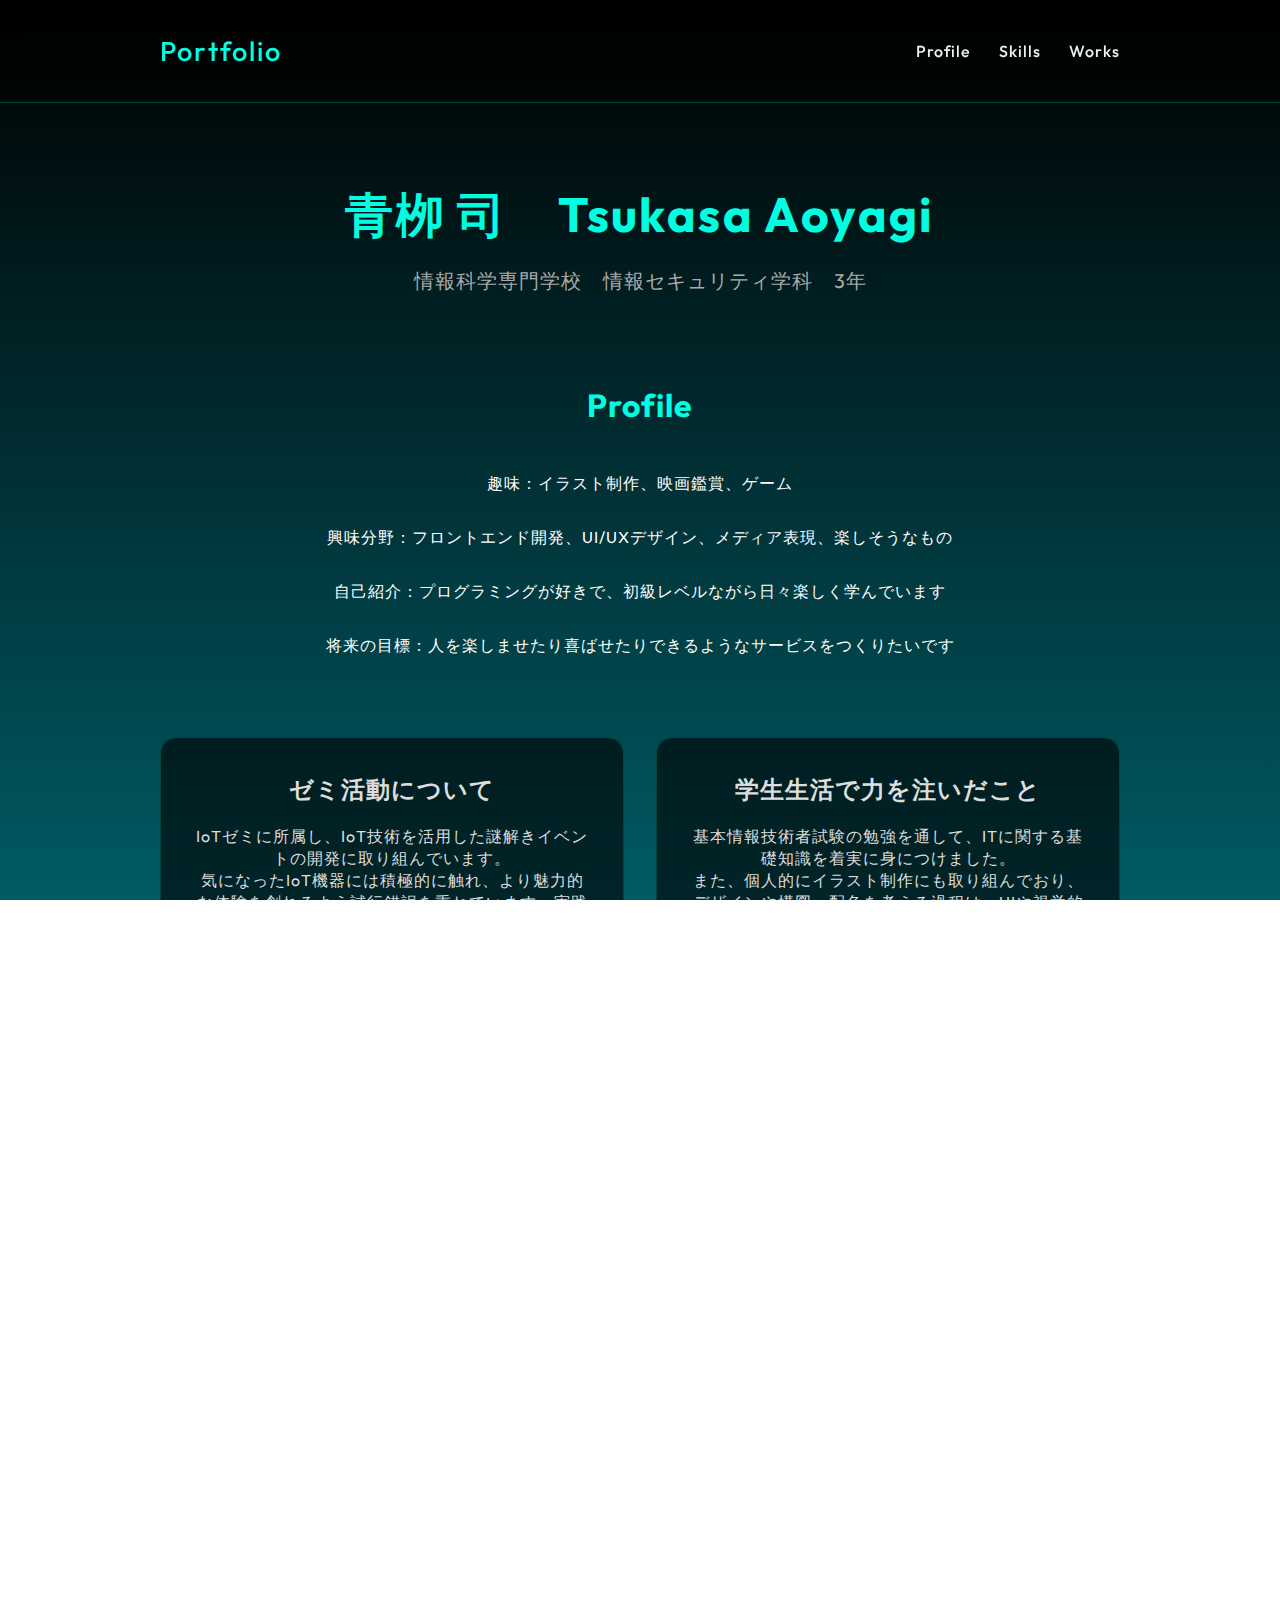
<file: index.html>
<!DOCTYPE html>
<html lang="ja">

<head>
    <meta charset="UTF-8">

    <!-- Bootstrap CSS 便利らしいけど使い方わからんから後回しやで！！
    <link rel="stylesheet" href="https://stackpath.bootstrapcdn.com/bootstrap/4.1.3/css/bootstrap.min.css" integrity="sha384-MCw98/SFnGE8fJT3GXwEOngsV7Zt27NXFoaoApmYm81iuXoPkFOJwJ8ERdknLPMO" crossorigin="anonymous">
    -->
    <title>AOYAGI | Portfolio</title>
    <link rel="stylesheet" href="style.css">
    <script>
        function openVideo(url) {
        document.getElementById('videoFrame').src = url;
        document.getElementById('videoModal').style.display = 'flex';
        }
        function closeVideo() {
        document.getElementById('videoFrame').src = '';
        document.getElementById('videoModal').style.display = 'none';
        }
    </script>
</head>
<body>
    <header class="header">
        <div class="header-div">
        <h1><a href="#top">Portfolio</a></h1>
        <nav class="header-nav">
                <a href="#profile">Profile</a>
                <a href="#skills">Skills</a>
                <a href="#works">Works</a>
        </nav>
        </div>
    </header>
    <main class="container">
        <section id="top" class="name">
            <h1>青栁 司　Tsukasa Aoyagi</h1>
            <p>情報科学専門学校　情報セキュリティ学科　3年</p>
        </section>  
        <section class="profile" id="profile">
            <h2>Profile</h2>
            <p>趣味：イラスト制作、映画鑑賞、ゲーム</p>
            <p>興味分野：フロントエンド開発、UI/UXデザイン、メディア表現、楽しそうなもの</p>
            <p>自己紹介：プログラミングが好きで、初級レベルながら日々楽しく学んでいます</p>
            <p>将来の目標：人を楽しませたり喜ばせたりできるようなサービスをつくりたいです</p>
        </section>
        <section class="cards">
            <div class="card">
                <h2>ゼミ活動について</h2>
                <p>IoTゼミに所属し、IoT技術を活用した謎解きイベントの開発に取り組んでいます。<br>気になったIoT機器には積極的に触れ、より魅力的な体験を創れるよう試行錯誤を重ねています。実践的な技術の習得に加え、課題に対する柔軟な発想や問題解決力の向上を目指して取り組んでいます。</p>
            </div>
            <div class="card">
                <h2>学⽣⽣活で⼒を注いだこと</h2>
                <p>基本情報技術者試験の勉強を通して、ITに関する基礎知識を着実に身につけました。<br>また、個人的にイラスト制作にも取り組んでおり、デザインや構図、配色を考える過程は、UIや視覚的な表現に対する感覚の向上にもつながっていると感じています。</p>
            </div>
        </section>
        <section class="skills" id="skills">
            <h2>Skills</h2>
            <div class="skills-grid">

                <div>
                    <h3>プログラミング</h3>
                    <p>PythonはAtCoderの教材を通じて学習しました。全体的にどの言語もまだ習得途中で、基本的な文法や使い方を理解している初級レベルです。</p>
                    <table class="skills-table">
                        <thead>
                            <tr><th>TYPE</th><th>年数</th><th>概要</th></tr>
                        </thead>
                        <tbody>
                            <tr><td>Python</td><td>1年</td><td>AtCoderやIoT開発で活用中</td></tr>
                            <tr><td>Java</td><td>1年</td><td>基本的な文法や構文を習得済み</td></tr>
                            <tr><td>Kotlin</td><td>1年</td><td>授業での学習経験あり</td></tr>

                        </tbody>
                    </table>
                </div>

                <div>
                    <h3>Web技術</h3>
                    <p>HTML、CSS、JavaScriptを使ったフロントエンド開発に取り組んでおり、現在はReactに挑戦しています。DBも苦手ながら少し触れています。</p>
                    <table class="skills-table">
                        <thead>
                            <tr><th>TYPE</th><th>年数</th><th>概要</th></tr>
                        </thead>
                        <tbody>
                            <tr><td>HTML/CSS</td><td>4年</td><td>基本的なWebページの作成が可能</td></tr>
                            <tr><td>JavaScript</td><td>3年</td><td>簡単な動的処理に対応</td></tr>
                            <tr><td>React</td><td>1年</td><td>基礎の部分を学習中</td></tr>
                        </tbody>
                    </table>
                </div>


        </section>
        <section class="certification-section">
            <h3>資格</h3>
            <p>ITの基礎知識を体系的に身につけるため、基本情報技術者試験の学習に取り組みました。</p>
            <div class="certification-badge">2023年　基本情報技術者試験　合格</div>
        </section>

        <section class="works" id="works">
            <h2>Works</h2>

            <div class="project-item">
                <img src="img/pr-portfolio.png" alt="Project Thumbnail" class="project-thumb">
                <div class="project-info">
                <h3 class="project-title">My Portfolio (2025)</h3>
                <p class="project-tech">使用技術：HTML / CSS / JavaScript</p>
                <p class="project-desc">インターン応募のために作ったポートフォリオページです。見やすさを意識してデザインしました。</p>
                <a href="https://aoyagi1025.github.io/portfolio/" class="project-btn" target="_blank">ページを開く</a>
                </div>
            </div>
            <div class="project-item">
                <img src="img/pr-janken.png" alt="Project Thumbnail" class="project-thumb">
                <div class="project-info">
                <h3 class="project-title">JANKEN (2025)</h3>
                <p class="project-tech">使用技術：HTML / CSS / JavaScript</p>
                <p class="project-desc">勝率0%のじゃんけんを楽しめます。JSのスキルアップの為に作成しました。</p>
                <a href="https://aoyagi1025.github.io/portfolio/Works/2025_JANKEN/" class="project-btn" target="_blank">ページを開く</a>
                </div>
            </div>
            <div class="project-item">
                <img src="img/pr-re.png" alt="Project Thumbnail" class="project-thumb">
                <div class="project-info">
                <h3 class="project-title">シンプルリバーシ (2025)</h3>
                <p class="project-tech">使用技術：Python</p>
                <p class="project-desc">Pythonを習得するために製作したシンプルなリバーシゲームです。裏返せる駒の判定やゲームの進行を実装しました。</p>
                </div>
            </div>
            <div class="project-item">
                <img src="img/pr-train.png" alt="Project Thumbnail" class="project-thumb">
                <div class="project-info">
                <h3 class="project-title">電車乗り過ごし防止アプリ (2024)</h3>
                <p class="project-tech">使用技術：React / HTML / CSS / JavaScript</p>
                <p class="project-desc">学校課題。Reactを触れる為に製作。現在地から駅までの距離を自動で計算して知らせるアプリです。GPSの情報だけで近づいたら音が鳴る仕組みを作りました。</p>
                </div>
            </div>
            <div class="project-item">
                <img src="img/pr-hana.png" alt="Project Thumbnail" class="project-thumb">
                <div class="project-info">
                <h3 class="project-title">花摘革命 (2024)</h3>
                <p class="project-tech">使用技術：HTML / CSS / JavaScript / PHP / Obniz</p>
                <p class="project-desc">学校課題。学内のトイレ争奪戦を解消する革命システムです。センサーでドアの開け閉めを読み取り、開閉状況をスマホで確認できます。</p>
                <button class="project-video-btn" onclick="openVideo('https://www.youtube.com/embed/3g_N_9DJGkQ')">動画を見る</button>
                </div>
            </div>
            <div class="project-item">
                <img src="img/pr-takaoka.png" alt="Project Thumbnail" class="project-thumb">
                <div class="project-info">
                <h3 class="project-title">高岡市周辺紹介ページ (2023)</h3>
                <p class="project-tech">HTML / CSS / JavaScript（Slick）</p>
                <p class="project-desc">学校課題。Slickを使ったWebページです。見やすいレイアウトを意識して制作しました。</p>
                <a href="https://aoyagi1025.github.io/portfolio/Works/2023_TAKAOKA/TopPage.html" class="project-btn" target="_blank">ページを開く</a>
                </div>
            </div>
            <div class="project-item">
                <img src="img/pr-num.png" alt="Project Thumbnail" class="project-thumb">
                <div class="project-info">
                <h3 class="project-title">超スライドパズル (2023)</h3>
                <p class="project-tech">HTML / CSS / JavaScript</p>
                <p class="project-desc">学校課題。リセット機能完備の大きいスライドパズルです。完成させるとお祝いしてくれます。</p>
                <a href="https://aoyagi1025.github.io/portfolio/Works/2023_SLIDE/" class="project-btn" target="_blank">ページを開く</a>
                </div>
            </div>
        </section>

        <section class="footer">
            <p>&copy; Tsukasa Aoyagi</p>
        </section>
    </main>
    <div id="videoModal" class="video-modal" style="display:none;">
        <button class="video-modal-close" onclick="closeVideo()">×</button>
        <iframe id="videoFrame" src="" allowfullscreen></iframe>
    </div>
</body>
</html>
</file>
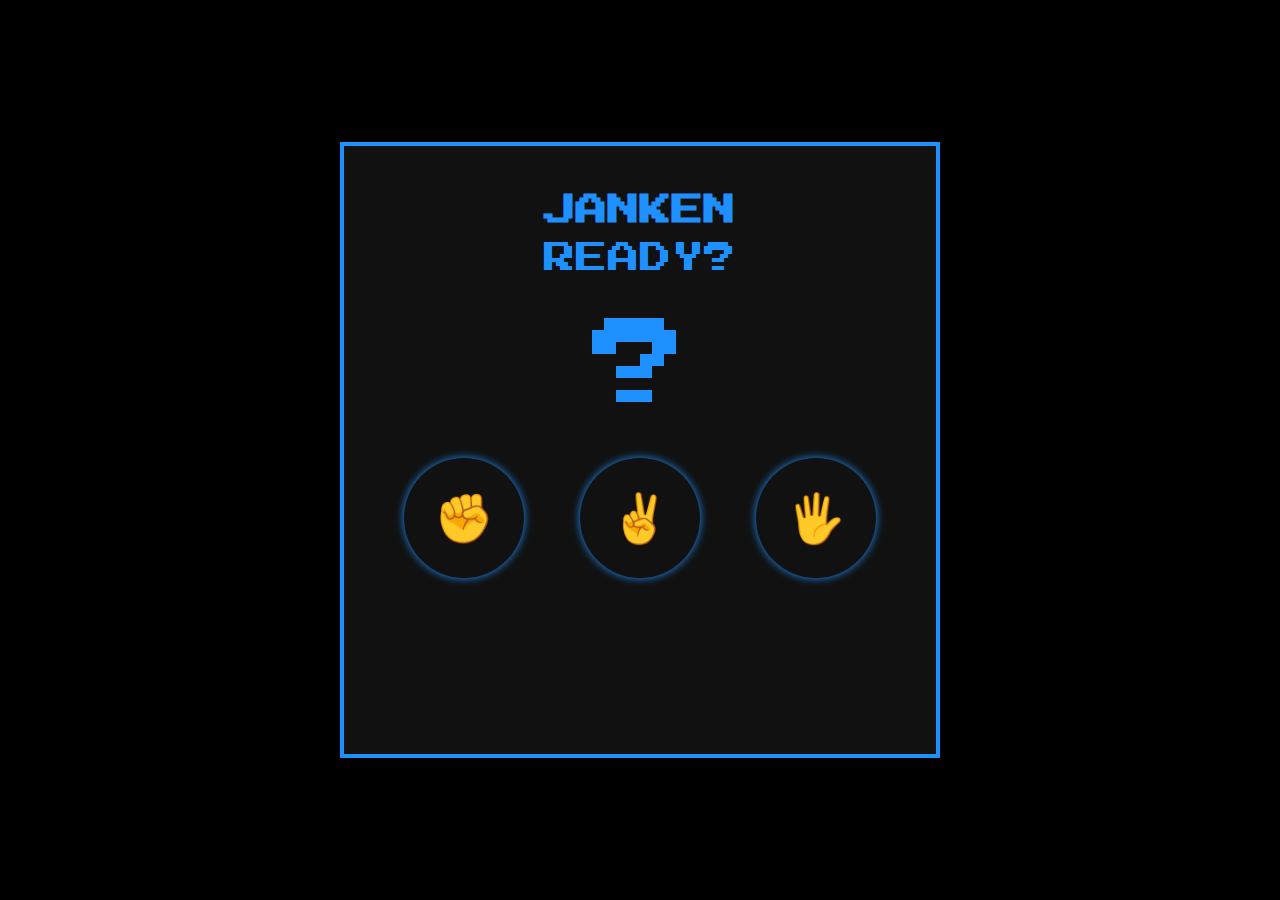
<file: 2025_JANKEN/index.html>
<!DOCTYPE html>
<html lang="en">
<head>
  <meta charset="UTF-8">
  <meta name="viewport" content="width=device-width, initial-scale=1.0">
  <title>JANKEN (2025) | Portfolio</title>
  <link href="https://fonts.googleapis.com/css2?family=Press+Start+2P&display=swap" rel="stylesheet">
  <link rel="stylesheet" href="style.css">
</head>
<body>
  <div class="card">
    <h1>JANKEN</h1>
    <div class="countdown" id="countdown">READY?</div>
    <div class="cpu-display">
      <span id="cpu-hand">?</span>
    </div>
    <div class="choices">
      <button data-hand="Rock">✊</button>
      <button data-hand="Scissors">✌️</button>
      <button data-hand="Paper">🖐</button>
    </div>
    <div class="result">
      <div id="line-you"></div>
      <div id="line-vs"></div>
      <div id="line-cpu"></div>
      <div id="line-winner"></div>
    </div>
  </div>
  <script src="script.js"></script>
</body>
</html>
</file>
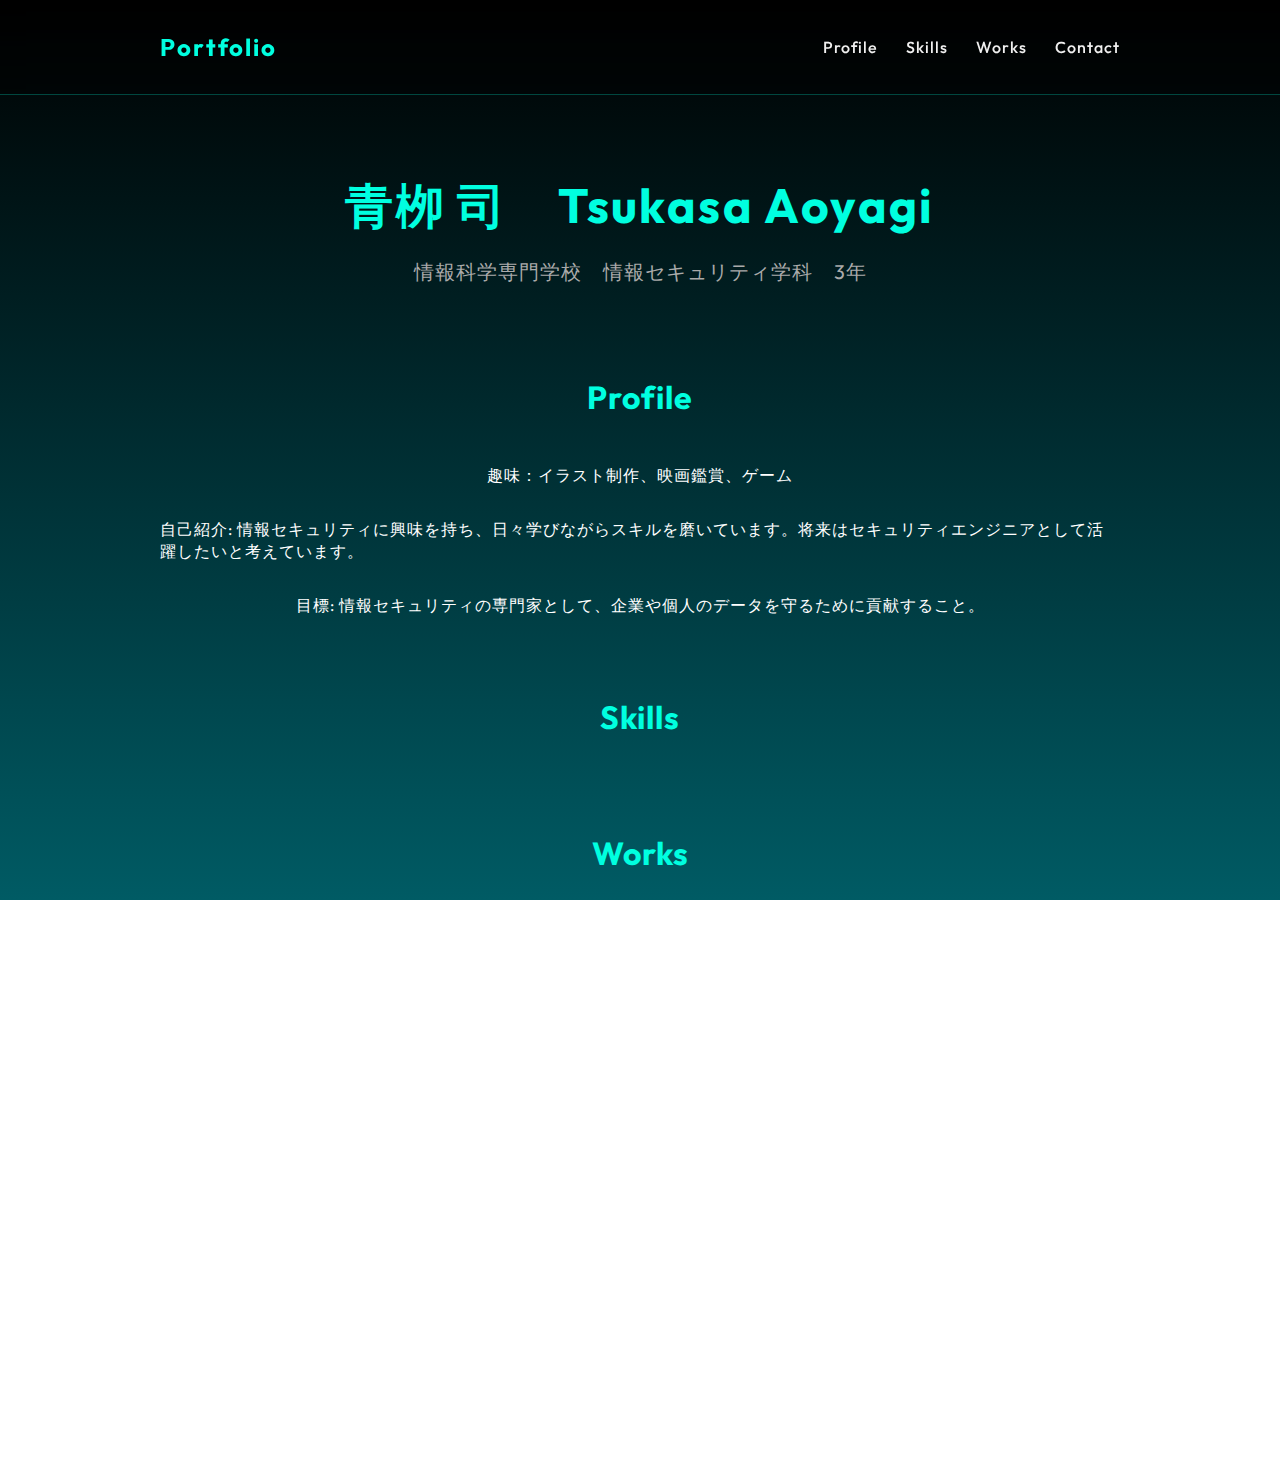
<file: Portfolio_tomato/index.html>
<!DOCTYPE html>
<html lang="ja">

<head>
    <meta charset="UTF-8">

    <!-- Bootstrap CSS 便利らしいけど使い方わからんから後回しやで！！
    <link rel="stylesheet" href="https://stackpath.bootstrapcdn.com/bootstrap/4.1.3/css/bootstrap.min.css" integrity="sha384-MCw98/SFnGE8fJT3GXwEOngsV7Zt27NXFoaoApmYm81iuXoPkFOJwJ8ERdknLPMO" crossorigin="anonymous">
    -->
    <title>----- | Portfolio</title>
    <link rel="stylesheet" href="style.css">
</head>
<body>
    <header class="header">
        <div class="header-div">
        <h1>Portfolio</h1>
        <nav class="header-nav">
                <a href="#profile">Profile</a>
                <a href="#skills">Skills</a>
                <a href="#works">Works</a>
                <a href="#contact">Contact</a>
        </nav>
        </div>
    </header>
    <main class="container">
        <section class="name">
            <h1>青栁 司　Tsukasa Aoyagi</h1>
            <p>情報科学専門学校　情報セキュリティ学科　3年</p>
        </section>  
        <section class="profile" id="profile">
            <h2>Profile</h2>
            <p>趣味：イラスト制作、映画鑑賞、ゲーム</p>
            <p>自己紹介: 情報セキュリティに興味を持ち、日々学びながらスキルを磨いています。将来はセキュリティエンジニアとして活躍したいと考えています。</p>
            <p>目標: 情報セキュリティの専門家として、企業や個人のデータを守るために貢献すること。</p>
        </section>
        <section class="skills" id="skills">
            <h2>Skills</h2>
            <div class="skills-grid">

            </div>

        </section>
        <section class="works" id="works">
            <h2>Works</h2>
            <ul>
                <li><a href="https://github.com/yourusername/project1">Project 1</a></li>
                <li><a href="https://github.com/yourusername/project2">Project 2</a></li>
                <li><a href="https://github.com/yourusername/project3">Project 3</a></li>
            </ul>

        </section>
        <section class="contact" id="contact">
            <h2>Contact</h2>
            <p>Email: <a href="mailto:yourname@example.com">yourname@example.com</a></p>
            <p>GitHub: <a href="https://github.com/yourusername">yourusername</a></p>
            <p>LinkedIn: <a href="https://www.linkedin.com/in/yourusername/">yourusername</a></p>
            <p>Twitter: <a href="https://twitter.com/yourusername">yourusername</a></p>
            <p>Facebook: <a href="https://www.facebook.com/yourusername">yourusername</a></p>
        </section>

        <section class="footer">
            <p>&copy; Tsukasa Aoyagi</p>
        </section>
    </main>
</body>
</html>
</file>
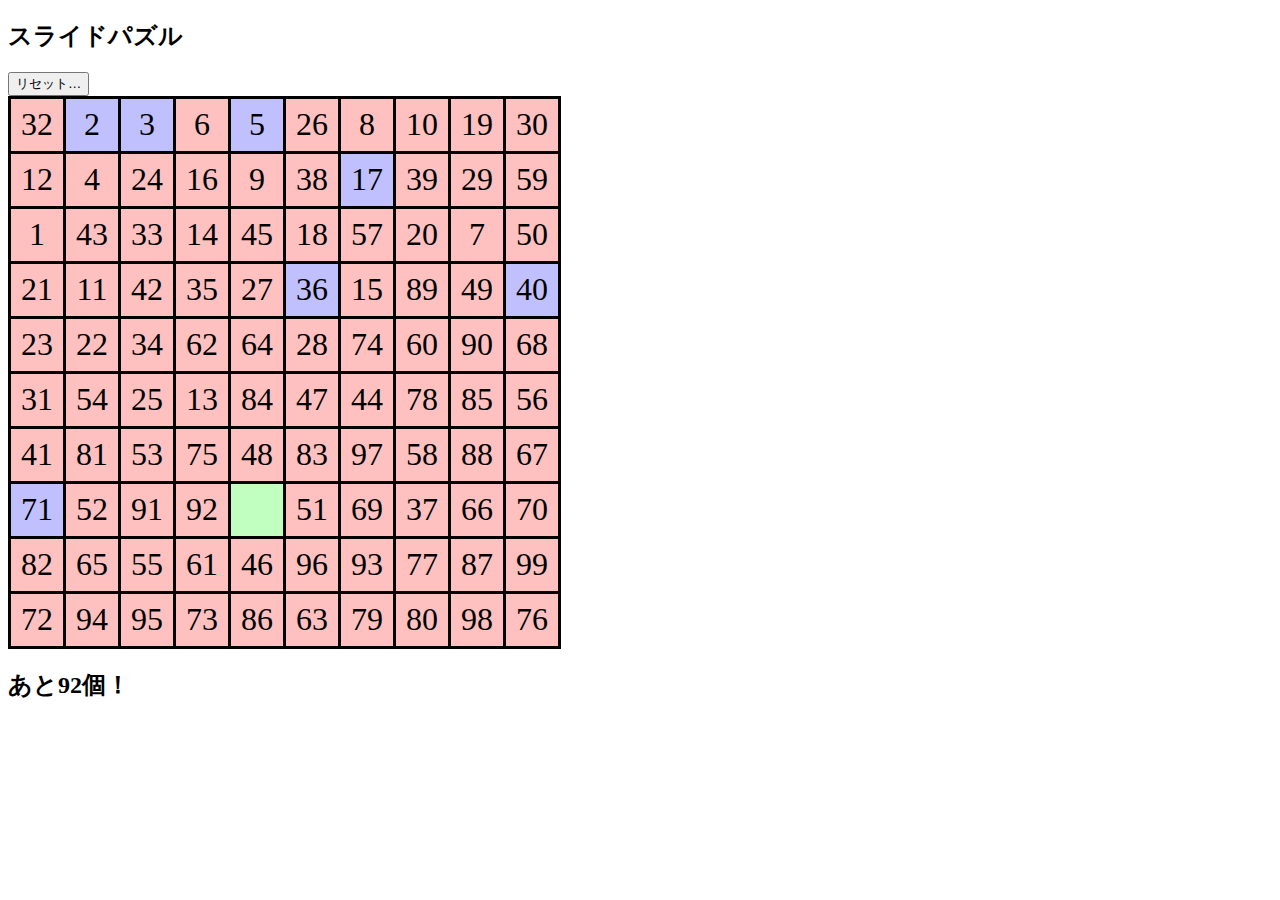
<file: Works/2023_SLIDE/index.html>
<!DOCTYPE html>
<html>
<head>
	<title>超スライドパズル (2023) | Portfolio</title>
	<meta charset="utf-8">
	<style>
		#board {
			border-collapse:collapse;
		}
		td {
			width:50px;
			height:50px;
			font-size:24pt;
			text-align:center;
			border:solid;
		}
		td.bg {
			background-color:#c0ffc0;
		}
		td.br {
			background-color:#ffc0c0;
		}
		td.bb {
			background-color:#c0c0ff;
		}
		.bg:hover {
			background-color:#c0c0c0;
		}
	</style>
	<script>
		//初期表作成
		window.onload =function() {
			for(let i=0 ; i<10 ; i++) {//③-01
				let tr = document.createElement('tr');//③-02
				for (let j=0 ; j<10 ; j++) {//③-03
					let td = document.createElement('td');//③-04
					tr.appendChild(td);//③-05
				}//③-03
                document.getElementById('board').appendChild(tr);//③-06
			}//③-01
			reset();//③-07
		}
		//初期設定
		function init() {
			let cells = document.getElementsByTagName('td');//④-01
			for (i = 0; i < cells.length; i++) {//④-02
				cells[i].innerHTML = i === (cells.length - 1) ? '' : (i + 1);//④-03
				cells[i].setAttribute('onclick','clicked('+i+')')//④-04
			}//④-02
			for (let r=0; r<50000; r++) {//④-05
				clicked(Math.floor(Math.random() * cells.length))//④-06
			}//④-05
		}
		// クリック処理
		function clicked(e) {
			let cells = document.getElementsByTagName('td');//⑤-01
			if (e - 10 >= 0 && cells[e - 10].innerHTML === '') {//if(⑤-02){
				swap(e, e - 10)//⑤-03

			} else if (e + 10 < 100 && cells[e + 10].innerHTML === '') {//} else if (⑤-04){
				swap(e, e + 10)//⑤-05

			} else if (e % 10 !== 0 && cells[e - 1].innerHTML === '') {//} else if (⑤-06){
				swap(e, e - 1)//⑤-07

			} else if (e % 10 !== 9 && cells[e + 1].innerHTML === '') {//} else if (⑤-08){
				swap(e, e+1)//⑤-09
			}//}
			}
		// 置き換え処理
		function swap(a, b) {
			let cells = document.getElementsByTagName('td');//⑥-01
			[cells[a].innerHTML, cells[b].innerHTML] = [cells[b].innerHTML, cells[a].innerHTML];//⑥-02
			check();//⑥-03
		}
		// 完成チェック処理
		//bg = midori , bg = aka , br= ao , hai
		function check() {
			let cells = document.getElementsByTagName('td');//⑦-01
			let countok = 0;//⑦-02
			for (i = 0; i < Math.floor(cells.length); i++) {//⑦-03
				if (cells[i].innerHTML == i+1) {//if(⑦-04){
					cells[i].className = 'bb';//⑦-05
					countok++;//⑦-06
				} else if (cells[i].innerHTML === '') {//} else if(⑦-04){
					cells[i].className = 'bg';//⑦-08
				} else {//} else {
					cells[i].className = 'br';//⑦-09
				}//}
			}//⑦-03
			if (countok === 8) {//if(⑦-10){
				document.getElementById('complete').innerHTML = '完成！';//⑦-11
				document.getElementById('reset').innerHTML = 'もう一回！';//⑦-12
			} else {//} else {
				document.getElementById('complete').innerHTML = 'あと' + (99 - countok) + '個！';//⑦-13
			}//}
		}
		//リセット処理
		function reset() {
			init();//③-08
			document.getElementById('reset').innerHTML = 'リセット…'; //③-09
		}
	</script>
</head>
<body>
	<h2>スライドパズル</h2>
	<button id="reset" onclick="reset()">リセット…</button>
	<table id="board"></table>
	<h2 id="complete"></h2>
</body>
</html>
</file>
<file: style.css>
@import url('https://fonts.googleapis.com/css2?family=Outfit:wght@300;500;700&display=swap');

:root { 
    --base-color: #00FFE0;
    --border-color: #00473f;
    --card-bg: rgba(0, 0, 0, 0.6);
      --table-header-bg: rgba(0, 0, 0, 0.8);
  --table-border: rgba(255, 255, 255, 0.2);
}

html, body {
    margin: 0;
    height: 100%;
    font-family: 'Outfit', sans-serif;
    background: linear-gradient(to bottom, #000000, #005b64);
    color: #fff;
    letter-spacing: 1px;
    overflow-x: hidden;
    -webkit-user-select: none;-moz-user-select: none;-ms-user-select: none;user-select: none;
}

/*ヘッダー　始まり*/
.header {
    position: sticky;
    top: 0; 
    width: 100%;
    background-color: rgba(0, 0, 0, 0.4);
    backdrop-filter: blur(10px);
    z-index: 999;
    border-bottom: 1px solid var(--border-color);
}
.header-div {
    max-width: 960px;
    margin: 0 auto;
    padding: 1rem;
    display: flex;
    justify-content: space-between;
    align-items: center;
}
.header-div a {
    text-decoration: none;
    color: var(--base-color);
    font-weight: 500;
    transition: color 0.3s;
}
.header h1 {
    font-size: 1.7rem;
    letter-spacing: 2px;
}
.header-nav a {
    margin-left: 1.5rem;
    text-decoration: none;
    color: #f0f0f0;
    font-weight: 500;
    transition: color 0.3s;
}
.header-nav a:hover {
    color: var(--base-color);
}

#top, #profile, #skills, #works{ /*命*/
    scroll-margin-top: 120px;
}
/*ヘッダー　終わり*/

/*メイン　始まり*/
.container {
    max-width: 960px;
    margin: 0 auto;
    padding: 3rem 1rem;
}
/*メイン　終わり*/

/*統一するやつ達　始まり*/

.profile h2, .skills h2, .works h2 {
    text-align: center;
    width: 100%;
    font-size: 2rem;
    margin-bottom: 2rem;
    color: var(--base-color);
}

/*統一するやつ達　終わり*/

/*プロフィールセクション　始まり*/
.name {
    text-align: center;
    margin-bottom: 4rem;
}
.name h1 {
    font-size: 3rem;
    font-weight: 700;
    margin-bottom: 0.5rem;
    color: var(--base-color);  
    letter-spacing: 0.05em;
}
.name p {
    font-size: 1.25rem;
    color: #aaa;
}
.profile {
    display: flex;
    flex-direction: column;
    align-items: center;
    margin-bottom: 4rem;
}
.cards {
    display: grid;
    grid-template-columns: repeat(auto-fit, minmax(300px, 1fr));
    gap: 2rem;
    margin-bottom: 4rem;
}
.card {
    text-align:center;
    background: var(--card-bg);
    padding: 1rem 2rem;
    border-radius: 16px;
    border: 1px solid var(--border-color);
    color: #ddd;
}
/*プロフィールセクション　終わり*/

/*スキルセクション　始まり*/
.skills {
    margin-bottom: 4rem;
}
.skills-grid {
    display: grid;
    grid-template-columns: repeat(auto-fit, minmax(200px, 1fr));
    gap: 1.5rem;
}
.skills h3 {
    margin-bottom: 0.5rem;
    text-align: center;
}

.skills-table {
  width: 100%;
  background: var(--card-bg);
  border: 1px solid var(--border-color);
  border-radius: 12px;
  overflow: hidden;
  font-size: 0.95rem;
}

.skills-table th,
.skills-table td {
  padding: 0.75rem 1rem;
  border-bottom: 1px solid var(--table-border);
}

.skills-table th {
  background-color: var(--table-header-bg);
  color : white;
  text-align: left;
}

.skills-table td {
  color: #ddd;
}

.skills-table tr:last-child td {
  border-bottom: none;
}
.certification-section {
  margin-top: 4rem;
  text-align: center;
  width: 100%;
}

.certification-section h2 {
  font-size: 2rem;
  color: var(--accent-color);
  margin-bottom: 1rem;
}

.certification-badge {
  display: block;
  width: 100%;
  padding: 1rem;
  background: var(--card-bg);
  border: 1px solid var(--border-color);
  border-radius: 10px;
  font-size: 1rem;
  color: #fff;
  font-weight: 500;
  max-width: 100%;
  box-sizing: border-box;
  margin: 0 auto;
}
/*スキルセクション　終わり*/

/*ワークセクション　始まり*/
.works {
    margin-bottom: 4rem;
}
.project-list {
  margin-top: 4rem;
}

.project-list h2 {
  text-align: center;
  font-size: 2rem;
  color: var(--base-color);
  margin-bottom: 2rem;
}

.project-item {
  display: flex;
  gap: 2rem;
  background: var(--card-bg);
  border: 1px solid var(--border-color);
  border-radius: 16px;
  padding: 1.5rem;
  margin-bottom: 2rem;
  align-items: center;
  flex-wrap: wrap;
  min-height: 200px;
}

.project-thumb {
  width: 320px;
  height: 180px;
  object-fit: cover;
  border-radius: 10px;
  flex-shrink: 0;
}

.project-info {
    flex: 1;
    min-width: 250px;
    display: flex;
    flex-direction: column;
}

.project-title {
  font-size: 1.6rem;
  color: var(--base-color);
  margin: 0.2rem 0;
}

.project-tech {
  font-size: 0.95rem;
  color: #aaa;
  margin-bottom: 0.5rem;
}

.project-desc {
  font-size: 1rem;
  color: #ddd;
  margin-bottom: 1rem;
}

.project-btn {
    display: inline-block;
    align-self: flex-end;
    margin-top: auto;
    padding: 0.5rem 1.2rem;
    border: 2px solid var(--base-color);
    color: var(--base-color);
    border-radius: 6px;
    text-decoration: none;
    font-weight: bold;
    font-size: 0.95rem;
    background: transparent;
}

.project-btn:hover {
  background: var(--base-color);
  color: #000;
}
.video-modal {
  position: fixed;
  top: 0;
  left: 0;
  width: 100vw;
  height: 100vh;
  background: rgba(0, 0, 0, 0.85);
  display: flex;
  justify-content: center;
  align-items: center;
  z-index: 1000;
}
.project-video-btn {
    display: inline-block;
    align-self: flex-end;
    margin-top: auto;
    padding: 0.5rem 1.2rem;
    border: 2px solid var(--base-color);
    color: var(--base-color);
    border-radius: 6px;
    text-decoration: none;
    font-weight: bold;
    font-size: 0.95rem;
    background: transparent;
}
.project-video-btn:hover {
  background: var(--base-color);
  color: #000;
}
.video-modal iframe {
  width: 90%;
  height: 60vh;
  border: none;
  border-radius: 8px;
}

.video-modal-close {
  position: absolute;
  top: 2rem;
  right: 2rem;
  font-size: 2rem;
  color: white;
  background: transparent;
  border: none;
  cursor: pointer;
}
/*ワークセクション　終わり*/

/*フッター　始まり*/
.footer {
    padding: 2rem 1rem;
    text-align: center;
}
.footer p {
    margin: 0;
    color: #9effdb;
    font-size: 0.85rem;
}
/*フッター　終わり*/
</file>
<file: 2025_JANKEN/style.css>
:root {
  --primary: #1e90ff;
  --bg: #000;
  --card-bg: #111;
  --text: #1e90ff;
}
* { margin:0; padding:0; box-sizing:border-box; }
body {
  display:flex; align-items:center; justify-content:center;
  height:100vh; background:var(--bg); color:var(--text);
  font-family: 'Press Start 2P', cursive;
}
.card {
  background:var(--card-bg);
  padding:3rem; border:4px solid var(--primary);
  text-align:center; width:60vw; max-width:600px;
}
h1 {
  font-size:2rem; margin-bottom:1rem;
  color:var(--primary);
}
.countdown {
  font-size:2rem; margin:1rem 0;
  height:2.5rem;
}
.cpu-display {
  width:120px; height:120px;
  margin:1.5rem auto;
}
#cpu-hand {
  width:100%; height:100%;
  display:flex; align-items:center; justify-content:center;
  font-size:6rem; color:var(--primary);
}
.choices {
  display:flex; justify-content:space-around; gap:2rem;
  margin:2rem 0;
}
.choices button {
  width:120px; height:120px; border:none;
  border-radius:50%; background:var(--card-bg);
  color:var(--primary); font-size:3rem; cursor:pointer;
  box-shadow:0 0 8px var(--primary);
  transition:transform 0.1s;
}
.choices button:active {
  transform: scale(0.9);
}
.result {
  margin-top:1.5rem; font-size:1rem;
  line-height:1.5rem;
  color:var(--text);
  min-height:6rem;
}
.result div {
  white-space: nowrap;
}
</file>
<file: Portfolio_tomato/style.css>
@import url('https://fonts.googleapis.com/css2?family=Outfit:wght@300;500;700&display=swap');

:root { 
    --base-color: #00FFE0;
    --border-color: #00473f;
}

html, body {
    margin: 0;
    height: 100%;
    font-family: 'Outfit', sans-serif;
    background: linear-gradient(to bottom, #000000, #005b64);
    color: #fff;
    letter-spacing: 1px;
    overflow-x: hidden;
}

/*ヘッダー　始まり*/
.header {
    position: sticky;
    top: 0; 
    width: 100%;
    background-color: rgba(0, 0, 0, 0.4);
    backdrop-filter: blur(10px);
    z-index: 999;
    border-bottom: 1px solid var(--border-color);
}
.header-div {
    max-width: 960px;
    margin: 0 auto;
    padding: 1rem;
    display: flex;
    justify-content: space-between;
    align-items: center;
}
.header h1 {
    font-size: 1.5rem;
    color: var(--base-color);
    letter-spacing: 2px;
}
.header-nav a {
    margin-left: 1.5rem;
    text-decoration: none;
    color: #f0f0f0;
    font-weight: 500;
    transition: color 0.3s;
}
.header-nav a:hover {
    color: var(--base-color);
}

#profile, #skills, #works, #contact { /*命*/
    scroll-margin-top: 80px;
}
/*ヘッダー　終わり*/

/*メイン　始まり*/
.container {
    max-width: 960px;
    margin: 0 auto;
    padding: 3rem 1rem;
}
/*メイン　終わり*/

/*統一するやつ達　始まり*/

.profile h2, .skills h2, .works h2, .contact h2 {
    text-align: center;
    width: 100%;
    font-size: 2rem;
    margin-bottom: 2rem;
    color: var(--base-color);
}

/*統一するやつ達　終わり*/

/*プロフィールセクション　始まり*/
.name {
    text-align: center;
    margin-bottom: 4rem;
}
.name h1 {
    font-size: 3rem;
    font-weight: 700;
    margin-bottom: 0.5rem;
    color: var(--base-color);  
    letter-spacing: 0.05em;
}
.name p {
  font-size: 1.25rem;
  color: #aaa;
}
.profile {
    display: flex;
    flex-direction: column;
    align-items: center;
    margin-bottom: 4rem;
}
/*プロフィールセクション　終わり*/

/*スキルセクション　始まり*/
.skills {
    margin-bottom: 4rem;
}
.skills-grid {
    display: grid;
    grid-template-columns: repeat(auto-fit, minmax(200px, 1fr));
    gap: 1.5rem;
}
/*スキルセクション　終わり*/

/*ワークセクション　始まり*/
.works {
    margin-bottom: 4rem;
}


/*ワークセクション　終わり*/

/*コンタクトセクション　始まり*/
.contact {
    margin-bottom: 4rem;
}
/*コンタクトセクション　終わり*/

/*フッター　始まり*/
.footer {
    padding: 2rem 1rem;
    text-align: center;
}
.footer p {
    margin: 0;
    color: #9effdb;
    font-size: 0.85rem;
}
/*フッター　終わり*/
</file>
